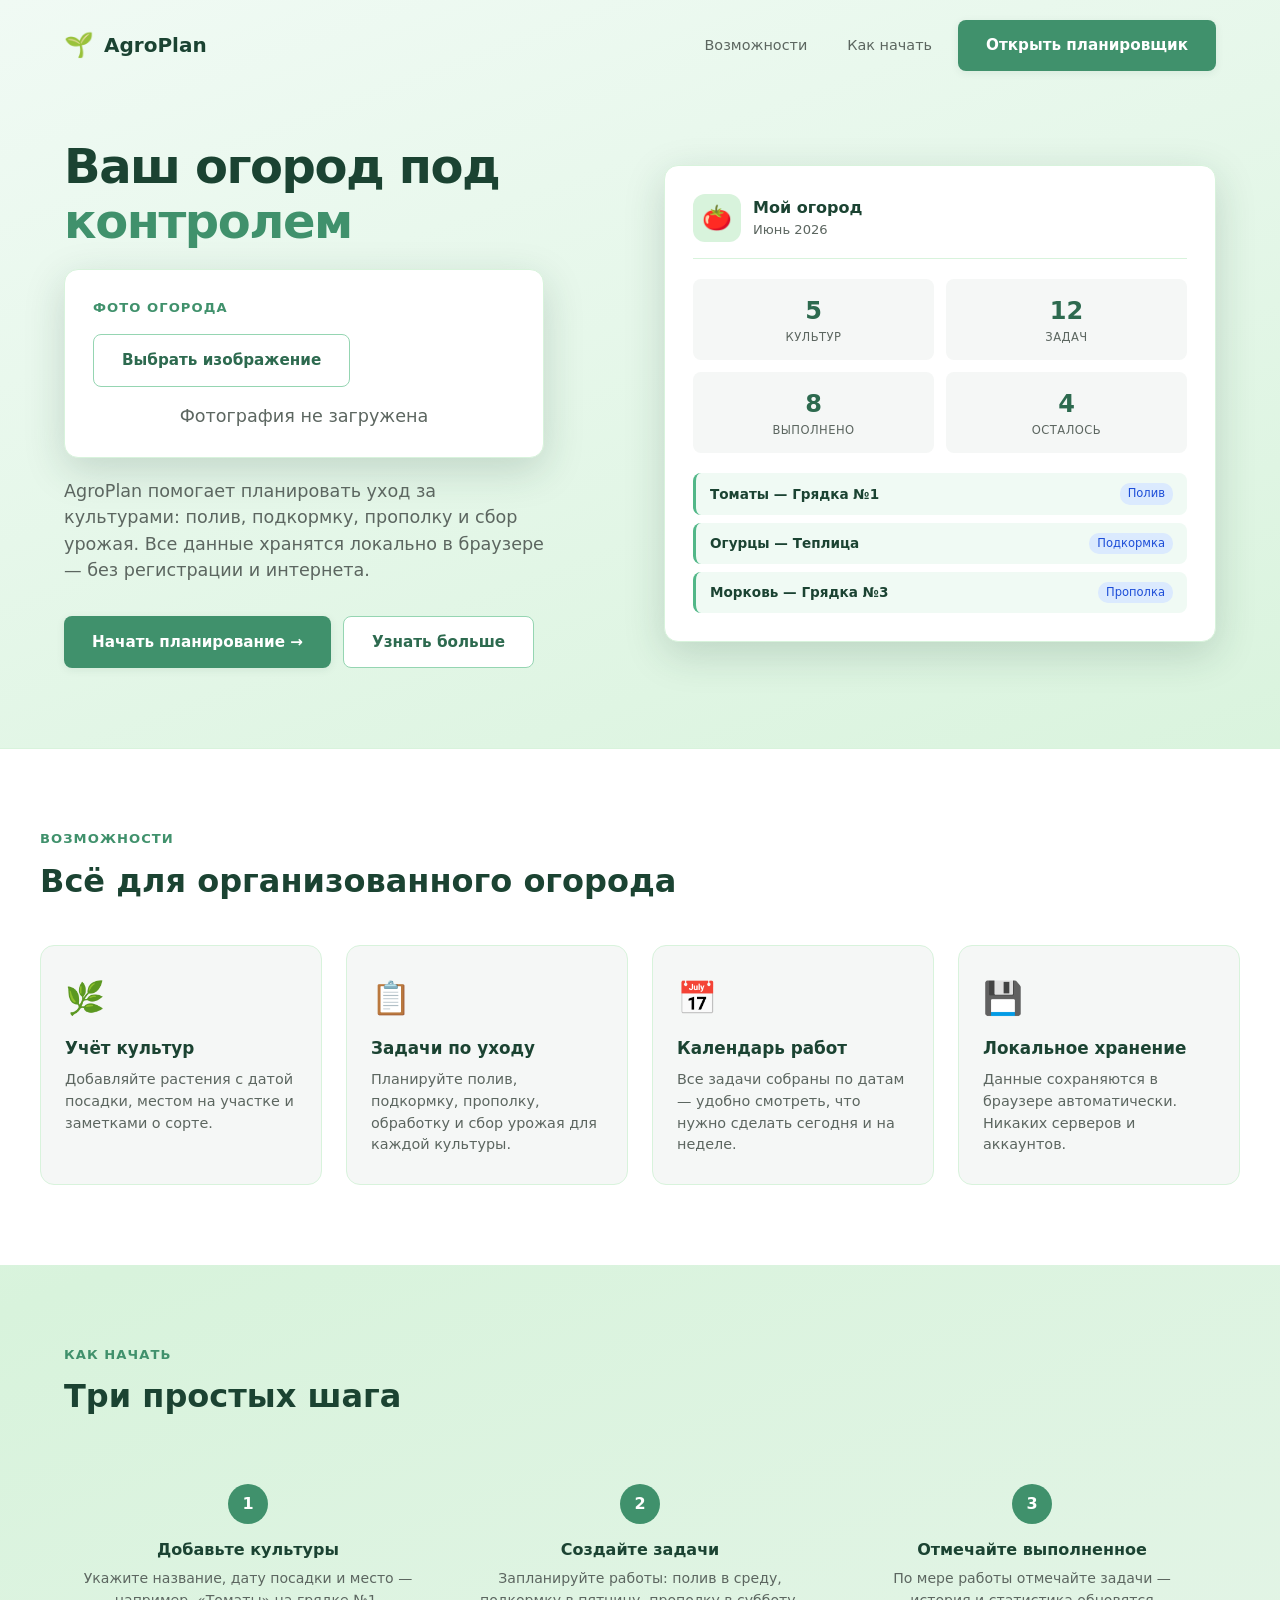
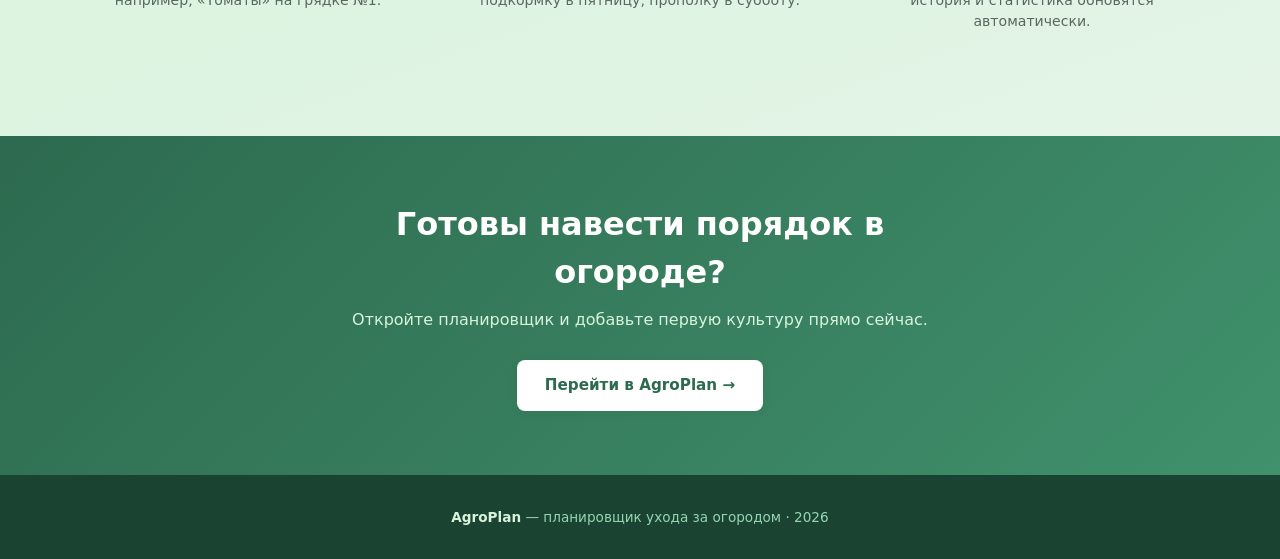
<file: index.html>
<!DOCTYPE html>
<html lang="ru">
<head>
  <meta charset="UTF-8">
  <meta name="viewport" content="width=device-width, initial-scale=1.0">
  <meta name="description" content="AgroPlan — планировщик ухода за огородом. Учёт культур, задач и календарь работ.">
  <title>AgroPlan — Планировщик ухода за огородом</title>
  <link rel="stylesheet" href="css/variables.css">
  <link rel="stylesheet" href="css/landing.css">
</head>
<body class="landing">

  <nav class="nav">
    <a href="index.html" class="nav-logo">
      <span>🌱</span> AgroPlan
    </a>
    <div class="nav-links">
      <a href="#features" class="nav-link">Возможности</a>
      <a href="#how" class="nav-link">Как начать</a>
      <a href="app.html" class="btn btn-primary">Открыть планировщик</a>
    </div>
  </nav>

  <section class="hero">
    <div class="hero-content">
      <h1>Ваш огород под <em>контролем</em></h1>
      <div class="hero-card" style="margin-bottom: 20px; max-width: 480px;">
        <div class="section-label">Фото огорода</div>
        <label class="btn btn-outline" for="garden-photo-input" style="margin-top: 8px;">Выбрать изображение</label>
        <input type="file" id="garden-photo-input" accept="image/*" hidden>
        <div style="margin-top: 16px; text-align: center;">
          <p id="garden-photo-empty" class="hero-text" style="margin-bottom: 0;">Фотография не загружена</p>
          <img id="garden-photo-preview" alt="Фото огорода" style="max-height: 300px; width: 100%; object-fit: contain; border-radius: var(--radius-sm); display: none;">
        </div>
      </div>
      <p class="hero-text">
        AgroPlan помогает планировать уход за культурами: полив, подкормку, прополку и сбор урожая.
        Все данные хранятся локально в браузере — без регистрации и интернета.
      </p>
      <div class="hero-actions">
        <a href="app.html" class="btn btn-primary">Начать планирование →</a>
        <a href="#features" class="btn btn-outline">Узнать больше</a>
      </div>
    </div>

    <div class="hero-visual">
      <div class="hero-card">
        <div class="hero-card-header">
          <div class="hero-card-icon">🍅</div>
          <div>
            <div class="hero-card-title">Мой огород</div>
            <div class="hero-card-sub">Июнь 2026</div>
          </div>
        </div>
        <div class="hero-preview-stats">
          <div class="preview-stat">
            <div class="num">5</div>
            <div class="lbl">Культур</div>
          </div>
          <div class="preview-stat">
            <div class="num">12</div>
            <div class="lbl">Задач</div>
          </div>
          <div class="preview-stat">
            <div class="num">8</div>
            <div class="lbl">Выполнено</div>
          </div>
          <div class="preview-stat">
            <div class="num">4</div>
            <div class="lbl">Осталось</div>
          </div>
        </div>
        <div class="hero-task-list">
          <div class="hero-task">
            <span>Томаты — Грядка №1</span>
            <span class="tag">Полив</span>
          </div>
          <div class="hero-task">
            <span>Огурцы — Теплица</span>
            <span class="tag">Подкормка</span>
          </div>
          <div class="hero-task">
            <span>Морковь — Грядка №3</span>
            <span class="tag">Прополка</span>
          </div>
        </div>
      </div>
    </div>
  </section>

  <section class="features" id="features">
    <div class="features-inner">
      <div class="section-label">Возможности</div>
      <h2 class="section-heading">Всё для организованного огорода</h2>
      <div class="features-grid">
        <div class="feature-card">
          <div class="feature-icon">🌿</div>
          <h3>Учёт культур</h3>
          <p>Добавляйте растения с датой посадки, местом на участке и заметками о сорте.</p>
        </div>
        <div class="feature-card">
          <div class="feature-icon">📋</div>
          <h3>Задачи по уходу</h3>
          <p>Планируйте полив, подкормку, прополку, обработку и сбор урожая для каждой культуры.</p>
        </div>
        <div class="feature-card">
          <div class="feature-icon">📅</div>
          <h3>Календарь работ</h3>
          <p>Все задачи собраны по датам — удобно смотреть, что нужно сделать сегодня и на неделе.</p>
        </div>
        <div class="feature-card">
          <div class="feature-icon">💾</div>
          <h3>Локальное хранение</h3>
          <p>Данные сохраняются в браузере автоматически. Никаких серверов и аккаунтов.</p>
        </div>
      </div>
    </div>
  </section>

  <section class="how" id="how">
    <div class="section-label">Как начать</div>
    <h2 class="section-heading">Три простых шага</h2>
    <div class="steps">
      <div class="step">
        <div class="step-num">1</div>
        <h3>Добавьте культуры</h3>
        <p>Укажите название, дату посадки и место — например, «Томаты» на грядке №1.</p>
      </div>
      <div class="step">
        <div class="step-num">2</div>
        <h3>Создайте задачи</h3>
        <p>Запланируйте работы: полив в среду, подкормку в пятницу, прополку в субботу.</p>
      </div>
      <div class="step">
        <div class="step-num">3</div>
        <h3>Отмечайте выполненное</h3>
        <p>По мере работы отмечайте задачи — история и статистика обновятся автоматически.</p>
      </div>
    </div>
  </section>

  <section class="cta">
    <div class="cta-inner">
      <h2>Готовы навести порядок в огороде?</h2>
      <p>Откройте планировщик и добавьте первую культуру прямо сейчас.</p>
      <a href="app.html" class="btn btn-primary">Перейти в AgroPlan →</a>
    </div>
  </section>

  <footer class="footer">
    <p><strong>AgroPlan</strong> — планировщик ухода за огородом · 2026</p>
  </footer>

  <script>
    (function () {
      var KEY = 'agroplan-garden-photo';
      var input = document.getElementById('garden-photo-input');
      var img = document.getElementById('garden-photo-preview');
      var empty = document.getElementById('garden-photo-empty');
      function showPhoto(dataUrl) {
        if (dataUrl) {
          img.src = dataUrl;
          img.style.display = 'block';
          empty.style.display = 'none';
        } else {
          img.removeAttribute('src');
          img.style.display = 'none';
          empty.style.display = 'block';
        }
      }
      var saved = localStorage.getItem(KEY);
      if (saved) showPhoto(saved);
      input.addEventListener('change', function () {
        var file = input.files[0];
        if (!file) return;
        var reader = new FileReader();
        reader.onload = function (e) {
          localStorage.setItem(KEY, e.target.result);
          showPhoto(e.target.result);
        };
        reader.readAsDataURL(file);
      });
    })();
  </script>

</body>
</html>
</file>
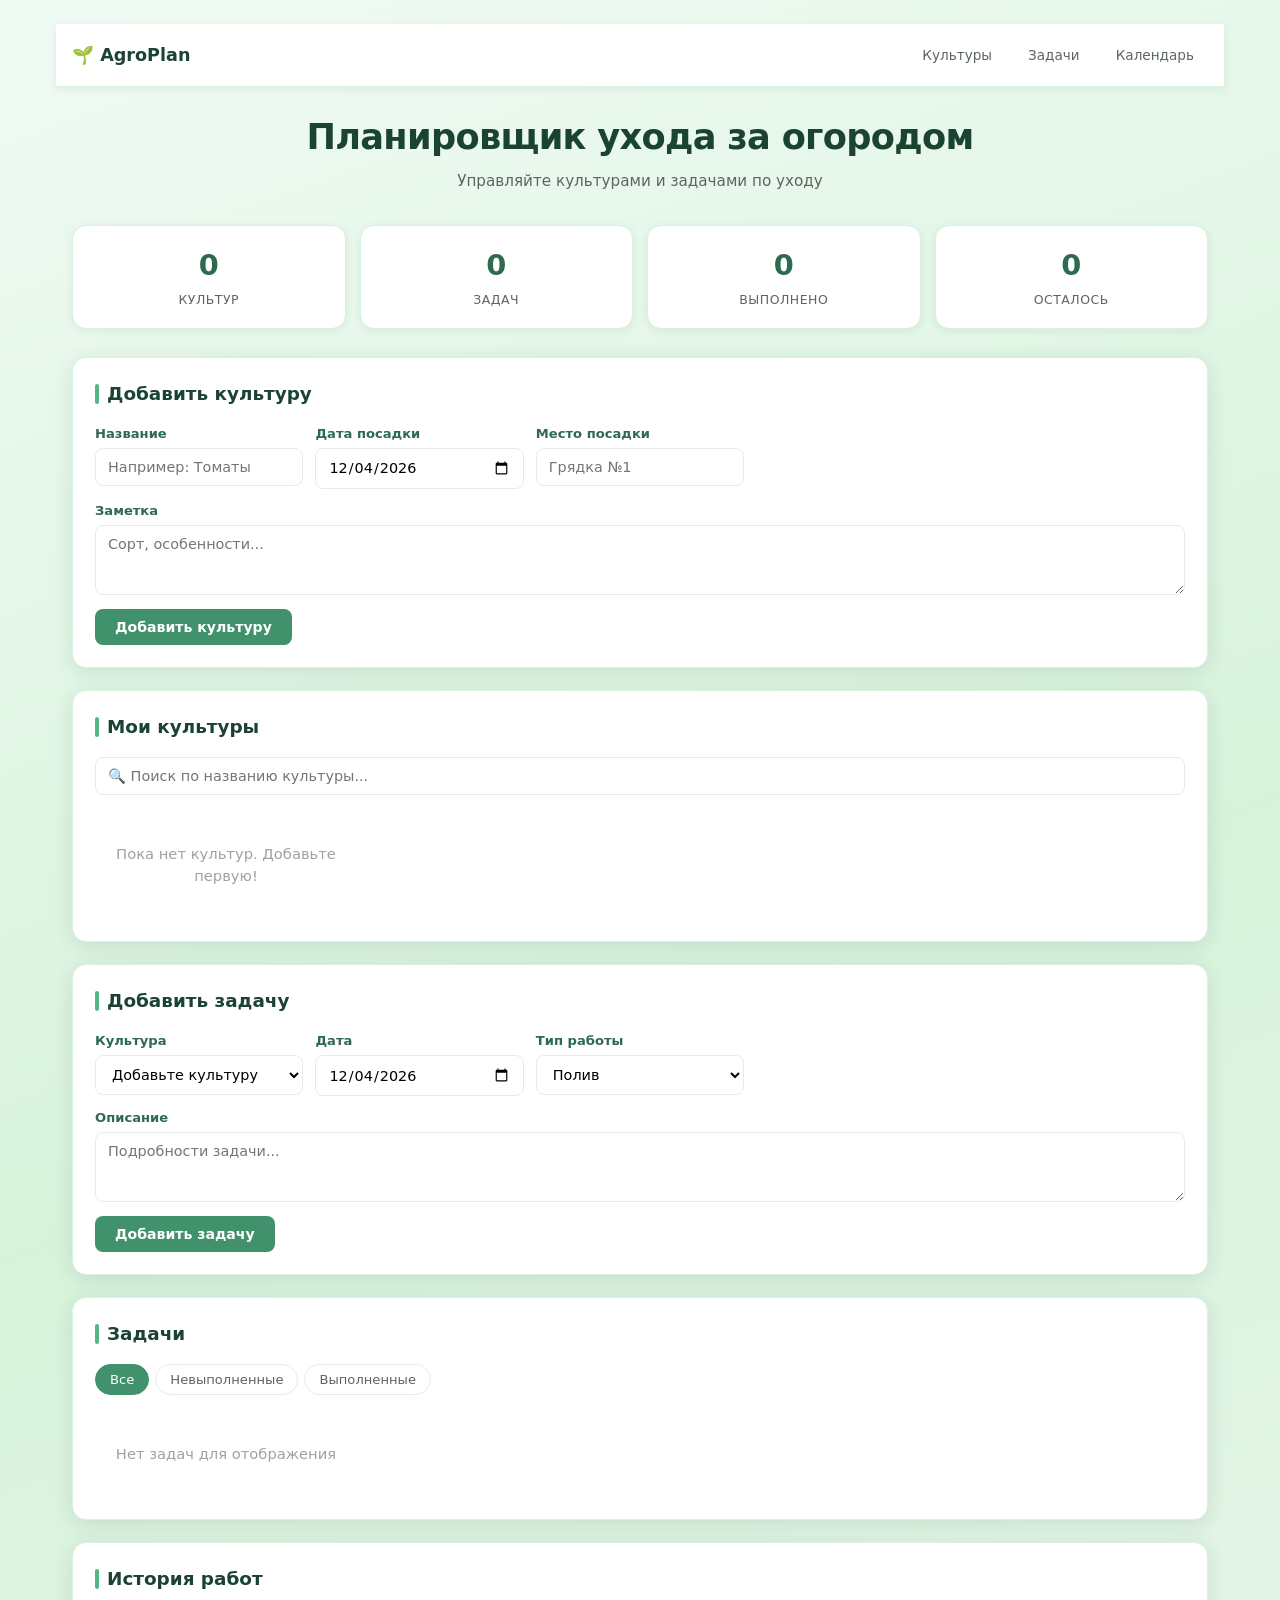
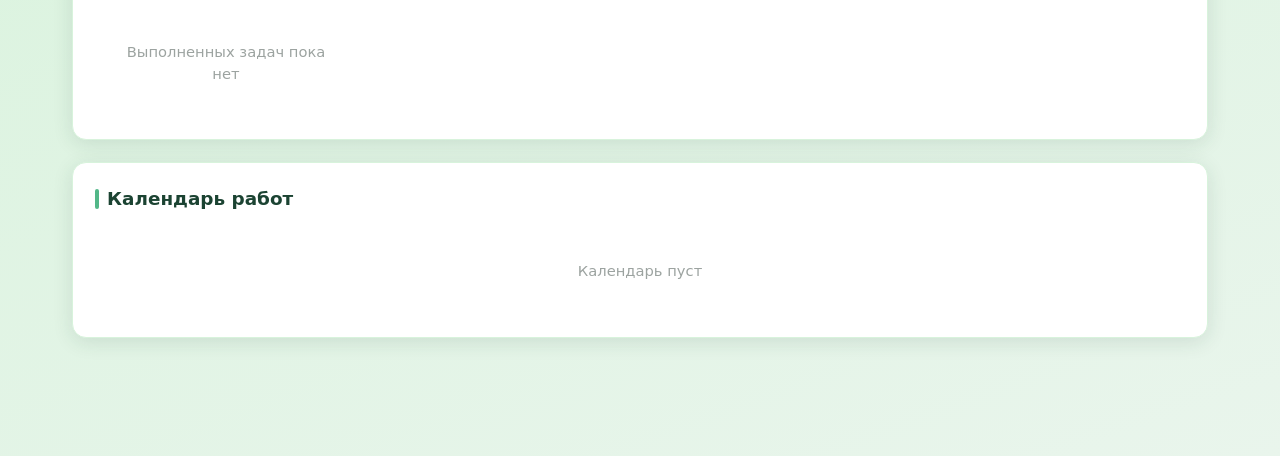
<file: app.html>
<!DOCTYPE html>
<html lang="ru">
<head>
  <meta charset="UTF-8">
  <meta name="viewport" content="width=device-width, initial-scale=1.0">
  <meta name="description" content="Планировщик ухода за огородом — культуры, задачи и календарь работ.">
  <title>Планировщик — AgroPlan</title>
  <link rel="stylesheet" href="css/variables.css">
  <link rel="stylesheet" href="css/app.css">
</head>
<body class="app">

  <header class="app-header">
    <div class="app-header-inner">
      <a href="index.html" class="app-logo">🌱 AgroPlan</a>
      <nav class="app-nav">
        <a href="#crops-section">Культуры</a>
        <a href="#tasks-section">Задачи</a>
        <a href="#calendar-section">Календарь</a>
      </nav>
    </div>
  </header>

  <div class="app">
    <header class="page-header">
      <h1>Планировщик ухода за огородом</h1>
      <p>Управляйте культурами и задачами по уходу</p>
    </header>

    <div class="stats" id="stats">
      <div class="stat-card"><div class="value" id="stat-crops">0</div><div class="label">Культур</div></div>
      <div class="stat-card"><div class="value" id="stat-tasks">0</div><div class="label">Задач</div></div>
      <div class="stat-card"><div class="value" id="stat-done">0</div><div class="label">Выполнено</div></div>
      <div class="stat-card"><div class="value" id="stat-pending">0</div><div class="label">Осталось</div></div>
    </div>

    <section class="section" id="add-crop-section">
      <h2 class="section-title">Добавить культуру</h2>
      <form id="crop-form">
        <div class="form-grid">
          <div class="form-group">
            <label for="crop-name">Название</label>
            <input type="text" id="crop-name" required placeholder="Например: Томаты">
          </div>
          <div class="form-group">
            <label for="crop-date">Дата посадки</label>
            <input type="date" id="crop-date" required>
          </div>
          <div class="form-group">
            <label for="crop-place">Место посадки</label>
            <input type="text" id="crop-place" required placeholder="Грядка №1">
          </div>
          <div class="form-group full">
            <label for="crop-note">Заметка</label>
            <textarea id="crop-note" placeholder="Сорт, особенности..."></textarea>
          </div>
        </div>
        <button type="submit" class="btn btn-primary">Добавить культуру</button>
      </form>
    </section>

    <section class="section" id="crops-section">
      <h2 class="section-title">Мои культуры</h2>
      <div class="toolbar">
        <input type="text" class="search-box" id="crop-search" placeholder="🔍 Поиск по названию культуры...">
      </div>
      <div class="cards-grid" id="crops-list"></div>
    </section>

    <section class="section" id="add-task-section">
      <h2 class="section-title">Добавить задачу</h2>
      <form id="task-form">
        <div class="form-grid">
          <div class="form-group">
            <label for="task-crop">Культура</label>
            <select id="task-crop" required></select>
          </div>
          <div class="form-group">
            <label for="task-date">Дата</label>
            <input type="date" id="task-date" required>
          </div>
          <div class="form-group">
            <label for="task-type">Тип работы</label>
            <select id="task-type" required>
              <option value="полив">Полив</option>
              <option value="подкормка">Подкормка</option>
              <option value="прополка">Прополка</option>
              <option value="обработка">Обработка</option>
              <option value="сбор урожая">Сбор урожая</option>
            </select>
          </div>
          <div class="form-group full">
            <label for="task-desc">Описание</label>
            <textarea id="task-desc" placeholder="Подробности задачи..."></textarea>
          </div>
        </div>
        <button type="submit" class="btn btn-primary">Добавить задачу</button>
      </form>
    </section>

    <section class="section" id="tasks-section">
      <h2 class="section-title">Задачи</h2>
      <div class="toolbar">
        <div class="filter-group">
          <button class="filter-btn active" data-filter="all">Все</button>
          <button class="filter-btn" data-filter="pending">Невыполненные</button>
          <button class="filter-btn" data-filter="done">Выполненные</button>
        </div>
      </div>
      <div class="cards-grid" id="tasks-list"></div>
    </section>

    <section class="section" id="history-section">
      <h2 class="section-title">История работ</h2>
      <div class="cards-grid" id="history-list"></div>
    </section>

    <section class="section" id="calendar-section">
      <h2 class="section-title">Календарь работ</h2>
      <div class="calendar-list" id="calendar"></div>
    </section>
  </div>

  <div class="modal-overlay" id="edit-modal">
    <div class="modal">
      <h3>Редактировать задачу</h3>
      <form id="edit-form">
        <input type="hidden" id="edit-id">
        <div class="form-grid">
          <div class="form-group">
            <label for="edit-crop">Культура</label>
            <select id="edit-crop" required></select>
          </div>
          <div class="form-group">
            <label for="edit-date">Дата</label>
            <input type="date" id="edit-date" required>
          </div>
          <div class="form-group">
            <label for="edit-type">Тип работы</label>
            <select id="edit-type" required>
              <option value="полив">Полив</option>
              <option value="подкормка">Подкормка</option>
              <option value="прополка">Прополка</option>
              <option value="обработка">Обработка</option>
              <option value="сбор урожая">Сбор урожая</option>
            </select>
          </div>
          <div class="form-group full">
            <label for="edit-desc">Описание</label>
            <textarea id="edit-desc"></textarea>
          </div>
        </div>
        <div class="modal-actions">
          <button type="button" class="btn btn-secondary" id="edit-cancel">Отмена</button>
          <button type="submit" class="btn btn-primary">Сохранить</button>
        </div>
      </form>
    </div>
  </div>

  <div class="toast" id="toast"></div>

  <script src="js/app.js"></script>
</body>
</html>
</file>
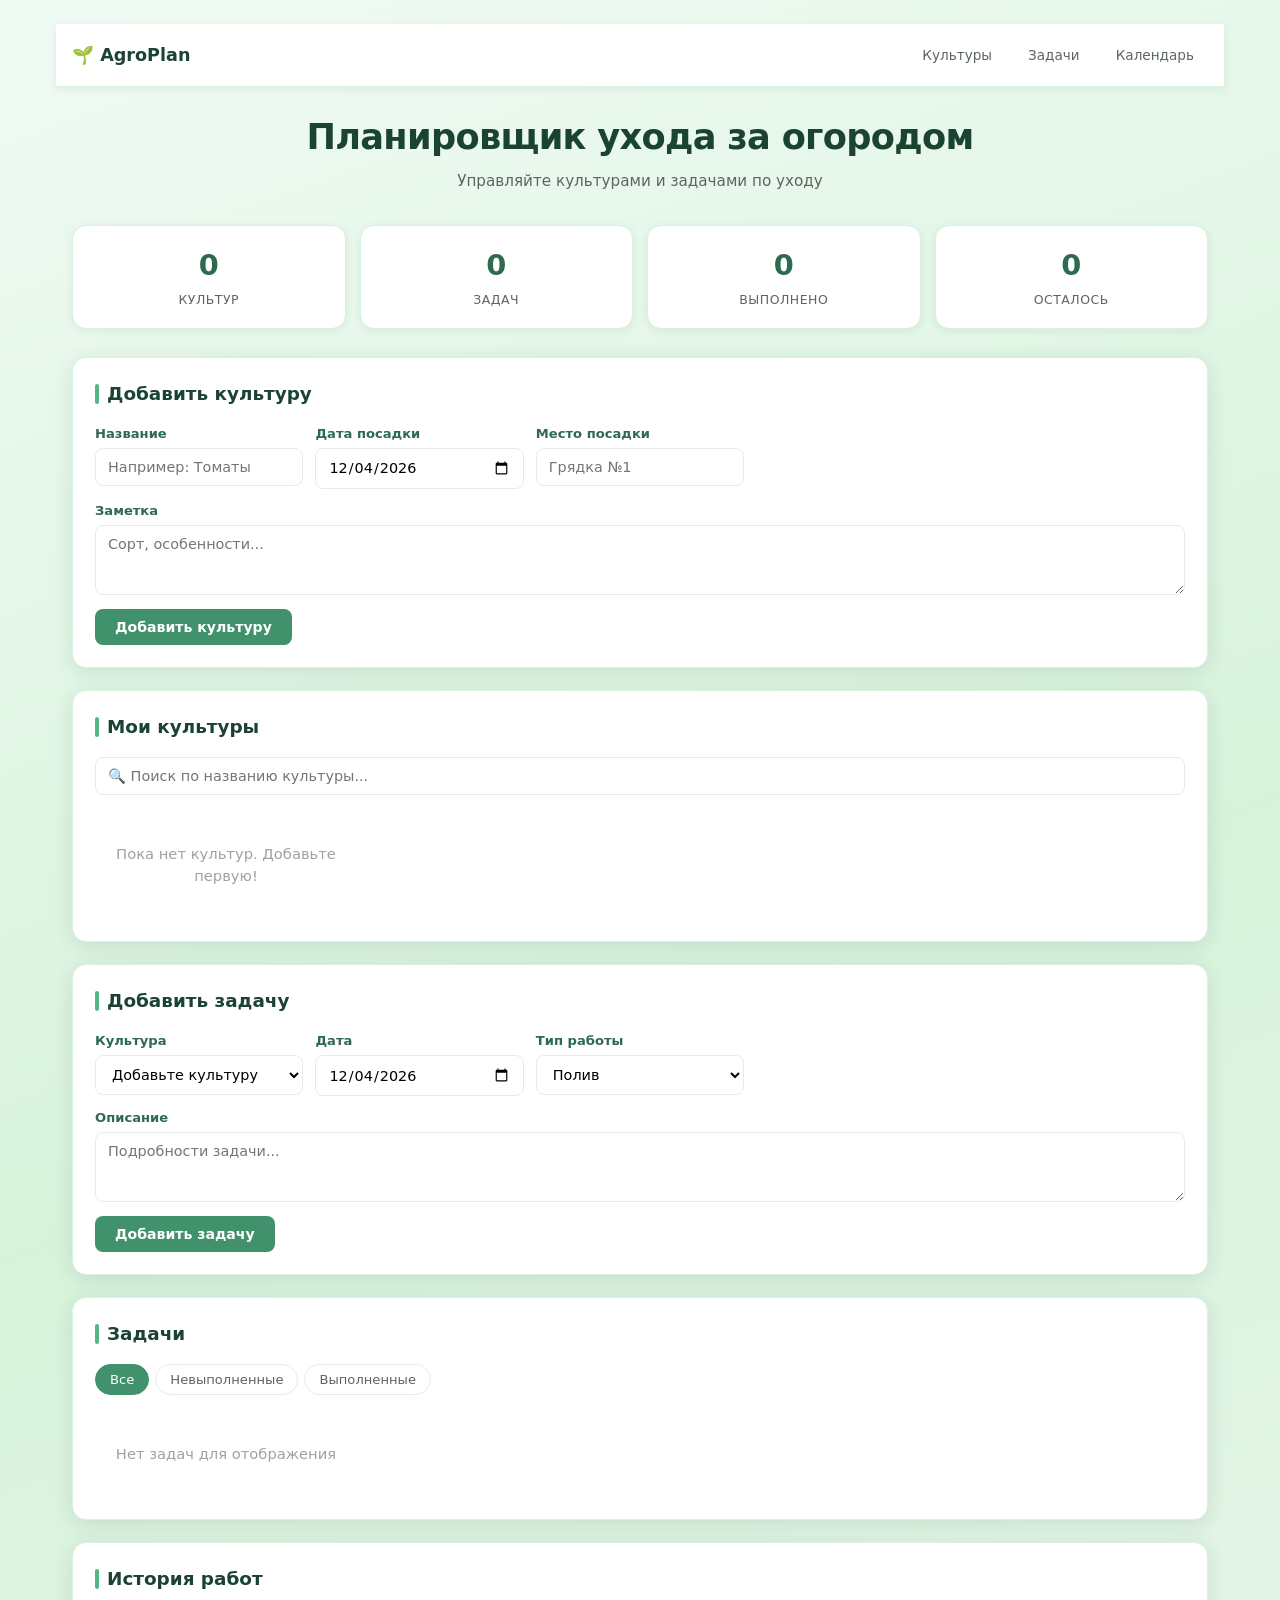
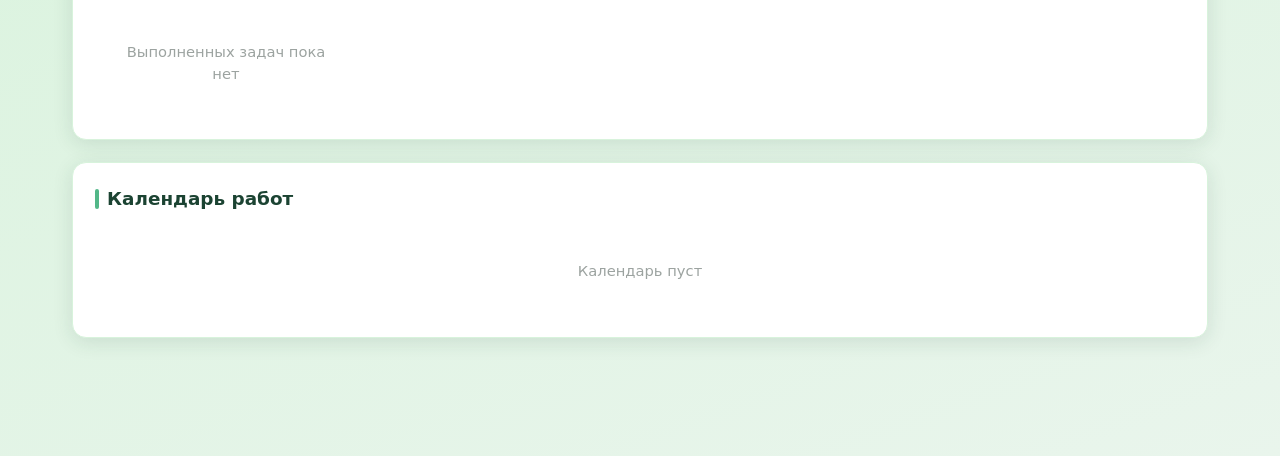
<file: агроплан.html>
<!DOCTYPE html>
<html lang="ru">
<head>
  <meta charset="UTF-8">
  <meta http-equiv="refresh" content="0; url=app.html">
  <title>Перенаправление — AgroPlan</title>
  <script>location.replace('app.html');</script>
</head>
<body>
  <p>Перенаправление на <a href="app.html">планировщик AgroPlan</a>...</p>
</body>
</html>
</file>
<file: css/variables.css>
:root {
  --green-900: #1b4332;
  --green-800: #2d6a4f;
  --green-700: #40916c;
  --green-600: #52b788;
  --green-500: #74c69d;
  --green-400: #95d5b2;
  --green-100: #d8f3dc;
  --green-50: #f0faf4;
  --white: #ffffff;
  --gray-100: #f5f7f6;
  --gray-200: #e8ece9;
  --gray-400: #9ca3a0;
  --gray-600: #5c6660;
  --gray-800: #2d3330;
  --shadow: 0 4px 20px rgba(27, 67, 50, 0.12);
  --shadow-sm: 0 2px 8px rgba(27, 67, 50, 0.08);
  --shadow-lg: 0 12px 40px rgba(27, 67, 50, 0.18);
  --radius: 14px;
  --radius-sm: 8px;
}

*,
*::before,
*::after {
  box-sizing: border-box;
  margin: 0;
  padding: 0;
}

body {
  font-family: 'Segoe UI', system-ui, -apple-system, sans-serif;
  color: var(--gray-800);
  line-height: 1.5;
  min-height: 100vh;
}

a {
  color: inherit;
  text-decoration: none;
}

img {
  max-width: 100%;
  display: block;
}
</file>
<file: css/landing.css>
body.landing {
  background: linear-gradient(160deg, var(--green-50) 0%, var(--green-100) 50%, #e9f5ec 100%);
}

/* Nav */
.nav {
  max-width: 1200px;
  margin: 0 auto;
  padding: 20px 24px;
  display: flex;
  align-items: center;
  justify-content: space-between;
  gap: 16px;
}

.nav-logo {
  display: flex;
  align-items: center;
  gap: 10px;
  font-size: 1.25rem;
  font-weight: 700;
  color: var(--green-900);
}

.nav-logo span {
  font-size: 1.5rem;
}

.nav-links {
  display: flex;
  align-items: center;
  gap: 12px;
}

.nav-link {
  font-size: 0.9rem;
  color: var(--gray-600);
  padding: 8px 14px;
  border-radius: var(--radius-sm);
  transition: color 0.2s, background 0.2s;
}

.nav-link:hover {
  color: var(--green-800);
  background: rgba(255, 255, 255, 0.6);
}

/* Hero */
.hero {
  max-width: 1200px;
  margin: 0 auto;
  padding: 48px 24px 80px;
  display: grid;
  grid-template-columns: 1fr 1fr;
  gap: 48px;
  align-items: center;
}

.hero-content h1 {
  font-size: clamp(2rem, 5vw, 3rem);
  color: var(--green-900);
  font-weight: 800;
  letter-spacing: -0.03em;
  line-height: 1.15;
  margin-bottom: 20px;
}

.hero-content h1 em {
  font-style: normal;
  color: var(--green-700);
}

.hero-text {
  font-size: 1.1rem;
  color: var(--gray-600);
  margin-bottom: 32px;
  max-width: 480px;
}

.hero-actions {
  display: flex;
  flex-wrap: wrap;
  gap: 12px;
}

.btn {
  display: inline-flex;
  align-items: center;
  gap: 8px;
  padding: 14px 28px;
  border: none;
  border-radius: var(--radius-sm);
  font-size: 0.95rem;
  font-weight: 600;
  cursor: pointer;
  transition: all 0.2s;
  font-family: inherit;
}

.btn-primary {
  background: var(--green-700);
  color: var(--white);
  box-shadow: var(--shadow-sm);
}

.btn-primary:hover {
  background: var(--green-800);
  transform: translateY(-1px);
  box-shadow: var(--shadow);
}

.btn-outline {
  background: var(--white);
  color: var(--green-800);
  border: 1.5px solid var(--green-400);
}

.btn-outline:hover {
  background: var(--green-50);
  border-color: var(--green-600);
}

.hero-visual {
  position: relative;
}

.hero-card {
  background: var(--white);
  border-radius: var(--radius);
  padding: 28px;
  box-shadow: var(--shadow-lg);
  border: 1px solid var(--green-100);
}

.hero-card-header {
  display: flex;
  align-items: center;
  gap: 12px;
  margin-bottom: 20px;
  padding-bottom: 16px;
  border-bottom: 1px solid var(--green-100);
}

.hero-card-icon {
  width: 48px;
  height: 48px;
  background: var(--green-100);
  border-radius: 12px;
  display: flex;
  align-items: center;
  justify-content: center;
  font-size: 1.5rem;
}

.hero-card-title {
  font-weight: 700;
  color: var(--green-900);
}

.hero-card-sub {
  font-size: 0.82rem;
  color: var(--gray-600);
}

.hero-preview-stats {
  display: grid;
  grid-template-columns: repeat(2, 1fr);
  gap: 12px;
  margin-bottom: 20px;
}

.preview-stat {
  background: var(--gray-100);
  border-radius: var(--radius-sm);
  padding: 14px;
  text-align: center;
}

.preview-stat .num {
  font-size: 1.5rem;
  font-weight: 700;
  color: var(--green-800);
}

.preview-stat .lbl {
  font-size: 0.72rem;
  color: var(--gray-600);
  text-transform: uppercase;
  letter-spacing: 0.04em;
}

.hero-task-list {
  display: flex;
  flex-direction: column;
  gap: 8px;
}

.hero-task {
  display: flex;
  align-items: center;
  justify-content: space-between;
  padding: 10px 14px;
  background: var(--green-50);
  border-radius: var(--radius-sm);
  font-size: 0.85rem;
  border-left: 3px solid var(--green-600);
}

.hero-task span:first-child {
  color: var(--green-900);
  font-weight: 600;
}

.hero-task .tag {
  font-size: 0.72rem;
  padding: 2px 8px;
  border-radius: 10px;
  background: #dbeafe;
  color: #1d4ed8;
}

/* Features */
.features {
  background: var(--white);
  padding: 80px 24px;
  border-top: 1px solid var(--green-100);
}

.features-inner {
  max-width: 1200px;
  margin: 0 auto;
}

.section-label {
  font-size: 0.82rem;
  font-weight: 600;
  color: var(--green-700);
  text-transform: uppercase;
  letter-spacing: 0.08em;
  margin-bottom: 8px;
}

.section-heading {
  font-size: clamp(1.5rem, 3vw, 2rem);
  color: var(--green-900);
  font-weight: 700;
  margin-bottom: 40px;
}

.features-grid {
  display: grid;
  grid-template-columns: repeat(auto-fit, minmax(240px, 1fr));
  gap: 24px;
}

.feature-card {
  padding: 28px 24px;
  border-radius: var(--radius);
  background: var(--gray-100);
  border: 1px solid var(--green-100);
  transition: transform 0.2s, box-shadow 0.2s;
}

.feature-card:hover {
  transform: translateY(-3px);
  box-shadow: var(--shadow-sm);
}

.feature-icon {
  font-size: 2rem;
  margin-bottom: 14px;
}

.feature-card h3 {
  font-size: 1.05rem;
  color: var(--green-900);
  margin-bottom: 8px;
}

.feature-card p {
  font-size: 0.9rem;
  color: var(--gray-600);
}

/* How it works */
.how {
  max-width: 1200px;
  margin: 0 auto;
  padding: 80px 24px;
}

.steps {
  display: grid;
  grid-template-columns: repeat(auto-fit, minmax(200px, 1fr));
  gap: 24px;
  margin-top: 32px;
}

.step {
  text-align: center;
  padding: 24px 16px;
}

.step-num {
  width: 40px;
  height: 40px;
  background: var(--green-700);
  color: var(--white);
  border-radius: 50%;
  display: flex;
  align-items: center;
  justify-content: center;
  font-weight: 700;
  margin: 0 auto 14px;
}

.step h3 {
  color: var(--green-900);
  margin-bottom: 6px;
  font-size: 1rem;
}

.step p {
  font-size: 0.88rem;
  color: var(--gray-600);
}

/* CTA */
.cta {
  background: linear-gradient(135deg, var(--green-800) 0%, var(--green-700) 100%);
  padding: 64px 24px;
  text-align: center;
}

.cta-inner {
  max-width: 600px;
  margin: 0 auto;
}

.cta h2 {
  color: var(--white);
  font-size: clamp(1.5rem, 3vw, 2rem);
  margin-bottom: 12px;
}

.cta p {
  color: var(--green-100);
  margin-bottom: 28px;
  font-size: 1rem;
}

.cta .btn-primary {
  background: var(--white);
  color: var(--green-800);
}

.cta .btn-primary:hover {
  background: var(--green-50);
}

/* Footer */
.footer {
  background: var(--green-900);
  color: var(--green-400);
  padding: 32px 24px;
  text-align: center;
  font-size: 0.85rem;
}

.footer strong {
  color: var(--green-100);
}

@media (max-width: 768px) {
  .hero {
    grid-template-columns: 1fr;
    padding-top: 24px;
  }

  .hero-visual {
    order: -1;
  }

  .nav-links .nav-link:not(.btn) {
    display: none;
  }
}
</file>
<file: css/app.css>
body.app {
  background: linear-gradient(160deg, var(--green-50) 0%, var(--green-100) 50%, #e9f5ec 100%);
}

.app-header {
  background: var(--white);
  border-bottom: 1px solid var(--green-100);
  box-shadow: var(--shadow-sm);
  position: sticky;
  top: 0;
  z-index: 100;
}

.app-header-inner {
  max-width: 1200px;
  margin: 0 auto;
  padding: 14px 16px;
  display: flex;
  align-items: center;
  justify-content: space-between;
  gap: 16px;
}

.app-logo {
  display: flex;
  align-items: center;
  gap: 8px;
  font-weight: 700;
  color: var(--green-900);
  font-size: 1.1rem;
}

.app-logo:hover {
  color: var(--green-700);
}

.app-nav {
  display: flex;
  gap: 8px;
}

.app-nav a {
  font-size: 0.85rem;
  padding: 7px 14px;
  border-radius: var(--radius-sm);
  color: var(--gray-600);
  transition: all 0.2s;
}

.app-nav a:hover,
.app-nav a.active {
  background: var(--green-100);
  color: var(--green-800);
}

.app {
  max-width: 1200px;
  margin: 0 auto;
  padding: 24px 16px 48px;
}

.page-header {
  text-align: center;
  margin-bottom: 32px;
}

.page-header h1 {
  font-size: clamp(1.6rem, 4vw, 2.2rem);
  color: var(--green-900);
  font-weight: 700;
  letter-spacing: -0.02em;
}

.page-header p {
  color: var(--gray-600);
  margin-top: 6px;
  font-size: 0.95rem;
}

.stats {
  display: grid;
  grid-template-columns: repeat(auto-fit, minmax(140px, 1fr));
  gap: 14px;
  margin-bottom: 28px;
}

.stat-card {
  background: var(--white);
  border-radius: var(--radius);
  padding: 18px 16px;
  box-shadow: var(--shadow-sm);
  border: 1px solid var(--green-100);
  text-align: center;
  transition: transform 0.2s;
}

.stat-card:hover {
  transform: translateY(-2px);
}

.stat-card .value {
  font-size: 1.8rem;
  font-weight: 700;
  color: var(--green-800);
}

.stat-card .label {
  font-size: 0.78rem;
  color: var(--gray-600);
  margin-top: 4px;
  text-transform: uppercase;
  letter-spacing: 0.04em;
}

.section {
  background: var(--white);
  border-radius: var(--radius);
  padding: 22px;
  margin-bottom: 22px;
  box-shadow: var(--shadow);
  border: 1px solid var(--green-100);
  scroll-margin-top: 80px;
}

.section-title {
  font-size: 1.15rem;
  color: var(--green-900);
  margin-bottom: 16px;
  display: flex;
  align-items: center;
  gap: 8px;
}

.section-title::before {
  content: '';
  width: 4px;
  height: 20px;
  background: var(--green-600);
  border-radius: 2px;
}

.form-grid {
  display: grid;
  grid-template-columns: repeat(auto-fit, minmax(180px, 1fr));
  gap: 12px;
  margin-bottom: 14px;
}

.form-group {
  display: flex;
  flex-direction: column;
  gap: 5px;
}

.form-group.full {
  grid-column: 1 / -1;
}

label {
  font-size: 0.82rem;
  font-weight: 600;
  color: var(--green-800);
}

input,
select,
textarea {
  padding: 10px 12px;
  border: 1.5px solid var(--gray-200);
  border-radius: var(--radius-sm);
  font-size: 0.9rem;
  font-family: inherit;
  transition: border-color 0.2s, box-shadow 0.2s;
  background: var(--white);
}

input:focus,
select:focus,
textarea:focus {
  outline: none;
  border-color: var(--green-600);
  box-shadow: 0 0 0 3px rgba(82, 183, 136, 0.2);
}

textarea {
  resize: vertical;
  min-height: 70px;
}

.btn {
  padding: 10px 20px;
  border: none;
  border-radius: var(--radius-sm);
  font-size: 0.88rem;
  font-weight: 600;
  cursor: pointer;
  transition: all 0.2s;
  font-family: inherit;
}

.btn-primary {
  background: var(--green-700);
  color: var(--white);
}

.btn-primary:hover {
  background: var(--green-800);
}

.btn-secondary {
  background: var(--green-100);
  color: var(--green-800);
}

.btn-secondary:hover {
  background: var(--green-400);
}

.btn-success {
  background: var(--green-600);
  color: var(--white);
}

.btn-success:hover {
  background: var(--green-700);
}

.btn-danger {
  background: #fee2e2;
  color: #b91c1c;
}

.btn-danger:hover {
  background: #fecaca;
}

.btn-sm {
  padding: 6px 12px;
  font-size: 0.78rem;
}

.toolbar {
  display: flex;
  flex-wrap: wrap;
  gap: 10px;
  margin-bottom: 16px;
  align-items: center;
}

.search-box {
  flex: 1;
  min-width: 200px;
}

.filter-group {
  display: flex;
  gap: 6px;
  flex-wrap: wrap;
}

.filter-btn {
  padding: 7px 14px;
  border: 1.5px solid var(--gray-200);
  background: var(--white);
  border-radius: 20px;
  font-size: 0.82rem;
  cursor: pointer;
  transition: all 0.2s;
  font-family: inherit;
  color: var(--gray-600);
}

.filter-btn.active {
  background: var(--green-700);
  color: var(--white);
  border-color: var(--green-700);
}

.filter-btn:hover:not(.active) {
  border-color: var(--green-500);
  color: var(--green-800);
}

.cards-grid {
  display: grid;
  grid-template-columns: repeat(auto-fill, minmax(260px, 1fr));
  gap: 14px;
}

.card {
  background: var(--gray-100);
  border-radius: var(--radius-sm);
  padding: 16px;
  border: 1px solid var(--green-100);
  transition: box-shadow 0.2s;
}

.card:hover {
  box-shadow: var(--shadow-sm);
}

.card-header {
  display: flex;
  justify-content: space-between;
  align-items: flex-start;
  margin-bottom: 10px;
}

.card-title {
  font-size: 1.05rem;
  font-weight: 700;
  color: var(--green-900);
}

.badge {
  display: inline-block;
  padding: 3px 10px;
  border-radius: 12px;
  font-size: 0.72rem;
  font-weight: 600;
  text-transform: uppercase;
  letter-spacing: 0.03em;
}

.badge-water { background: #dbeafe; color: #1d4ed8; }
.badge-feed { background: #fef3c7; color: #b45309; }
.badge-weed { background: #d1fae5; color: #047857; }
.badge-treat { background: #ede9fe; color: #6d28d9; }
.badge-harvest { background: #fce7f3; color: #be185d; }

.card-meta {
  font-size: 0.82rem;
  color: var(--gray-600);
  margin-bottom: 4px;
}

.card-meta strong {
  color: var(--green-800);
}

.card-note {
  font-size: 0.85rem;
  color: var(--gray-600);
  margin-top: 8px;
  padding-top: 8px;
  border-top: 1px dashed var(--gray-200);
}

.card-actions {
  display: flex;
  flex-wrap: wrap;
  gap: 6px;
  margin-top: 12px;
}

.task-card.done {
  opacity: 0.75;
  background: var(--green-50);
}

.task-card.done .card-title {
  text-decoration: line-through;
}

.empty-state {
  text-align: center;
  padding: 32px 16px;
  color: var(--gray-400);
  font-size: 0.92rem;
}

.calendar-list {
  display: flex;
  flex-direction: column;
  gap: 14px;
}

.calendar-day {
  border-left: 3px solid var(--green-600);
  padding-left: 16px;
}

.calendar-date {
  font-weight: 700;
  color: var(--green-900);
  font-size: 0.95rem;
  margin-bottom: 8px;
}

.calendar-tasks {
  display: flex;
  flex-direction: column;
  gap: 8px;
}

.calendar-task {
  background: var(--gray-100);
  padding: 10px 14px;
  border-radius: var(--radius-sm);
  font-size: 0.85rem;
  display: flex;
  justify-content: space-between;
  align-items: center;
  gap: 10px;
  flex-wrap: wrap;
}

.calendar-task.done {
  opacity: 0.6;
}

.modal-overlay {
  display: none;
  position: fixed;
  inset: 0;
  background: rgba(27, 67, 50, 0.45);
  z-index: 1000;
  align-items: center;
  justify-content: center;
  padding: 16px;
}

.modal-overlay.open {
  display: flex;
}

.modal {
  background: var(--white);
  border-radius: var(--radius);
  padding: 24px;
  width: 100%;
  max-width: 480px;
  box-shadow: 0 20px 60px rgba(0, 0, 0, 0.2);
}

.modal h3 {
  color: var(--green-900);
  margin-bottom: 16px;
}

.modal-actions {
  display: flex;
  gap: 10px;
  margin-top: 16px;
  justify-content: flex-end;
}

.crop-delete {
  background: none;
  border: none;
  color: #b91c1c;
  cursor: pointer;
  font-size: 0.78rem;
  padding: 2px 6px;
  opacity: 0.6;
  transition: opacity 0.2s;
}

.crop-delete:hover {
  opacity: 1;
}

.toast {
  position: fixed;
  bottom: 24px;
  right: 24px;
  background: var(--green-800);
  color: var(--white);
  padding: 12px 20px;
  border-radius: var(--radius-sm);
  font-size: 0.88rem;
  box-shadow: var(--shadow-lg);
  transform: translateY(80px);
  opacity: 0;
  transition: all 0.3s;
  z-index: 2000;
}

.toast.show {
  transform: translateY(0);
  opacity: 1;
}

@media (max-width: 600px) {
  .section {
    padding: 16px;
  }

  .stats {
    grid-template-columns: repeat(2, 1fr);
  }

  .app-nav {
    display: none;
  }
}
</file>
